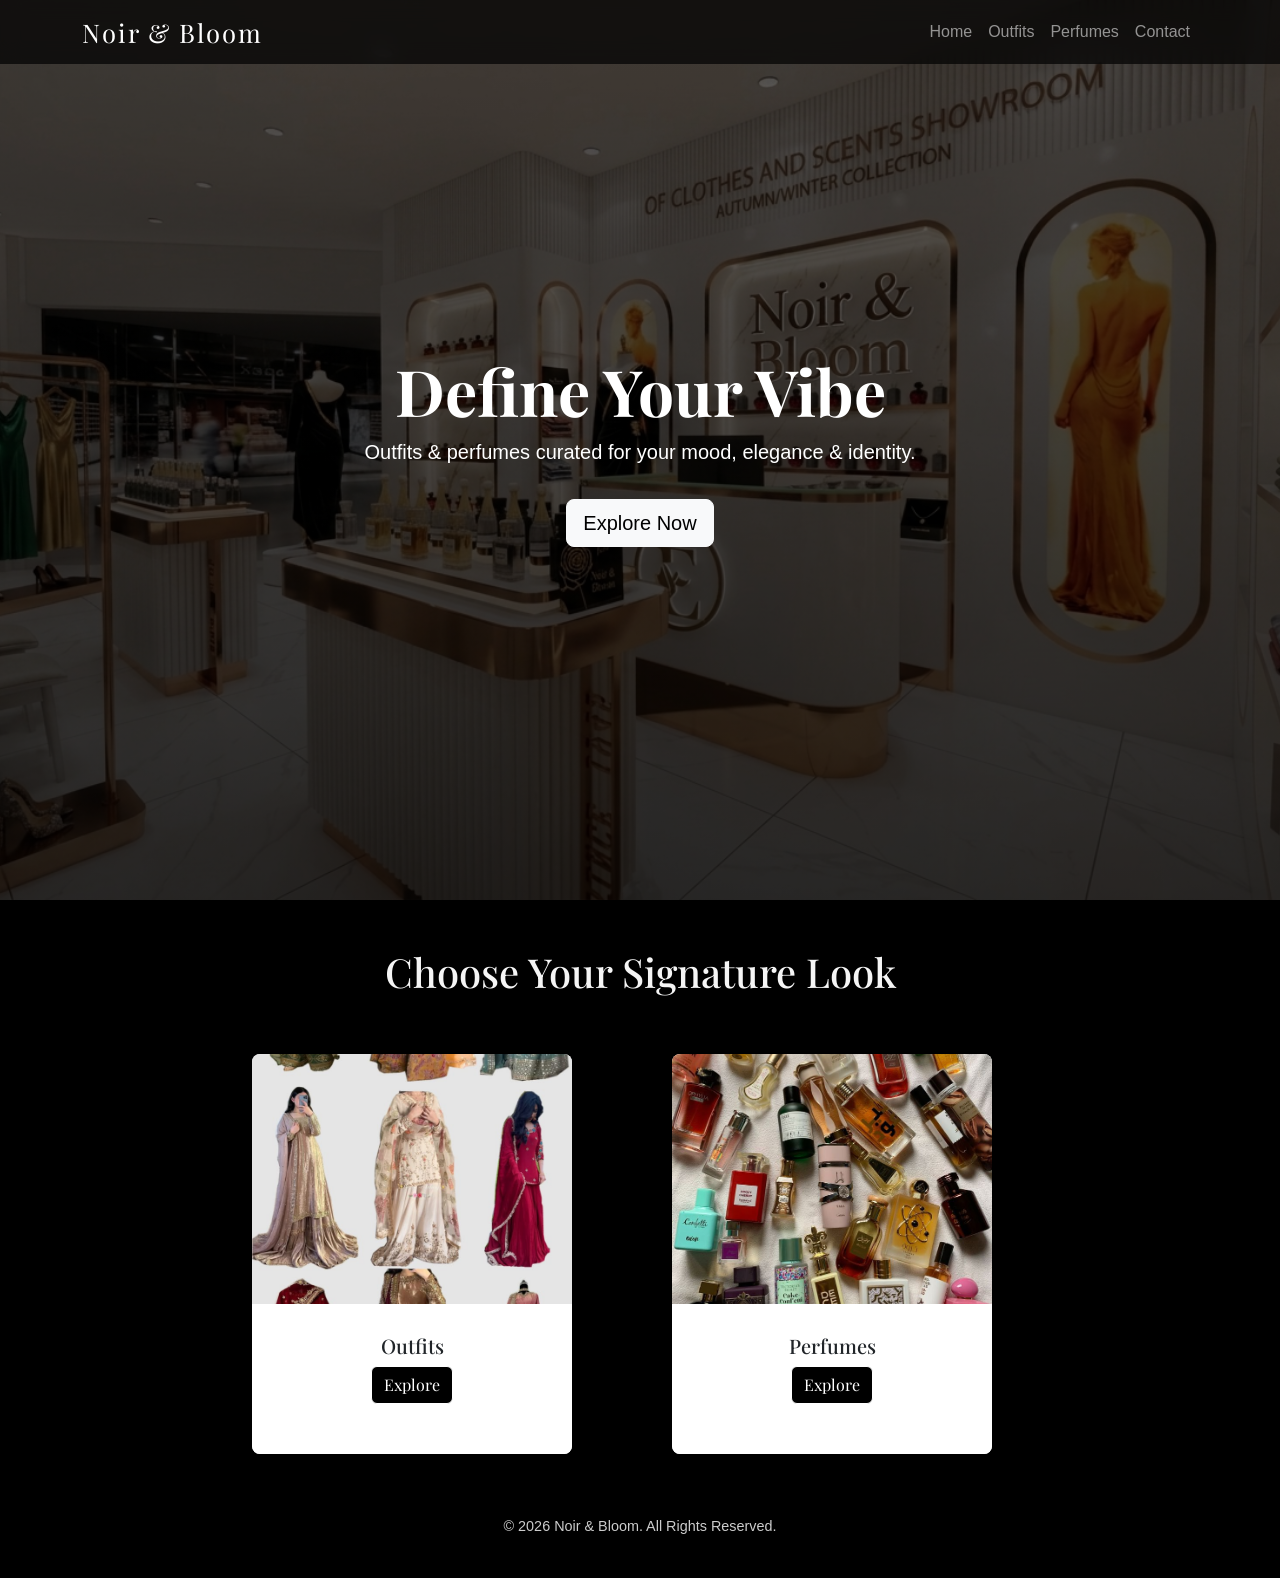
<file: index.html>
<!DOCTYPE html>
<html lang="en">
<head>
<meta charset="UTF-8">
<meta name="viewport" content="width=device-width, initial-scale=1.0">
<title>Noir & Bloom</title>

<!-- Bootstrap -->
<link href="https://cdn.jsdelivr.net/npm/bootstrap@5.3.0/dist/css/bootstrap.min.css" rel="stylesheet">

<!-- Custom CSS -->
<link rel="stylesheet" href="style.css">

<!-- Google Font -->
<link href="https://fonts.googleapis.com/css2?family=Playfair+Display:wght@500;700&family=Inter:wght@300;400;600&display=swap" rel="stylesheet">
</head>

<body>

<!-- Navbar -->
<nav class="navbar navbar-expand-lg navbar-dark fixed-top">
  <div class="container">
    <a class="navbar-brand" href="#">Noir & Bloom</a>
    <button class="navbar-toggler" type="button" data-bs-toggle="collapse" data-bs-target="#navMenu">
      <span class="navbar-toggler-icon"></span>
    </button>

    <div class="collapse navbar-collapse" id="navMenu">
      <ul class="navbar-nav ms-auto">
        <li class="nav-item"><a class="nav-link" href="#">Home</a></li>
        <li class="nav-item"><a class="nav-link" href="outfits.html">Outfits</a></li>
        <li class="nav-item"><a class="nav-link" href="perfumes.html">Perfumes</a></li>
        <li class="nav-item"><a class="nav-link" href="contact.html">Contact</a></li>
      </ul>
    </div>
  </div>
</nav>

<!-- Hero Section -->
<header class="hero d-flex align-items-center text-center">
  <div class="container">
    <h1 class="display-3">Define Your Vibe</h1>
    <p class="lead">Outfits & perfumes curated for your mood, elegance & identity.</p>
    <a href="#vibes" class="btn btn-light btn-lg mt-3">Explore Now</a>
  </div>
</header>

<!-- Vibe Section -->
<section id="vibes" class="py-5">
  <div class="container text-center">
    <h2 class="section-title mb-5">Choose Your Signature Look</h2>

    <div class="row g-4">

      <div class="col-md-4">
        <div class="card vibe-card">
          <img src="images/outfits.jpg" class="card-img-top">
          <div class="card-body">
            <h5>Outfits</h5>
            <a href="outfits.html#casual" class="btn btn-dark">Explore</a>
          </div>
        </div>
      </div>

      <div class="col-md-4">
        <div class="card vibe-card">
          <img src="images/Arabic perfumes__🌸.jpg">
          <div class="card-body">
            <h5>Perfumes</h5>
            <a href="perfumes.html" class="btn btn-dark">Explore</a>
          </div>
        </div>
      </div>

    </div>
  </div>
</section>

<!-- Footer -->
<footer class="footer text-center py-4">
  <p>© 2026 Noir & Bloom. All Rights Reserved.</p>
</footer>

<script src="https://cdn.jsdelivr.net/npm/bootstrap@5.3.0/dist/js/bootstrap.bundle.min.js"></script>
</body>
</html>
</file>
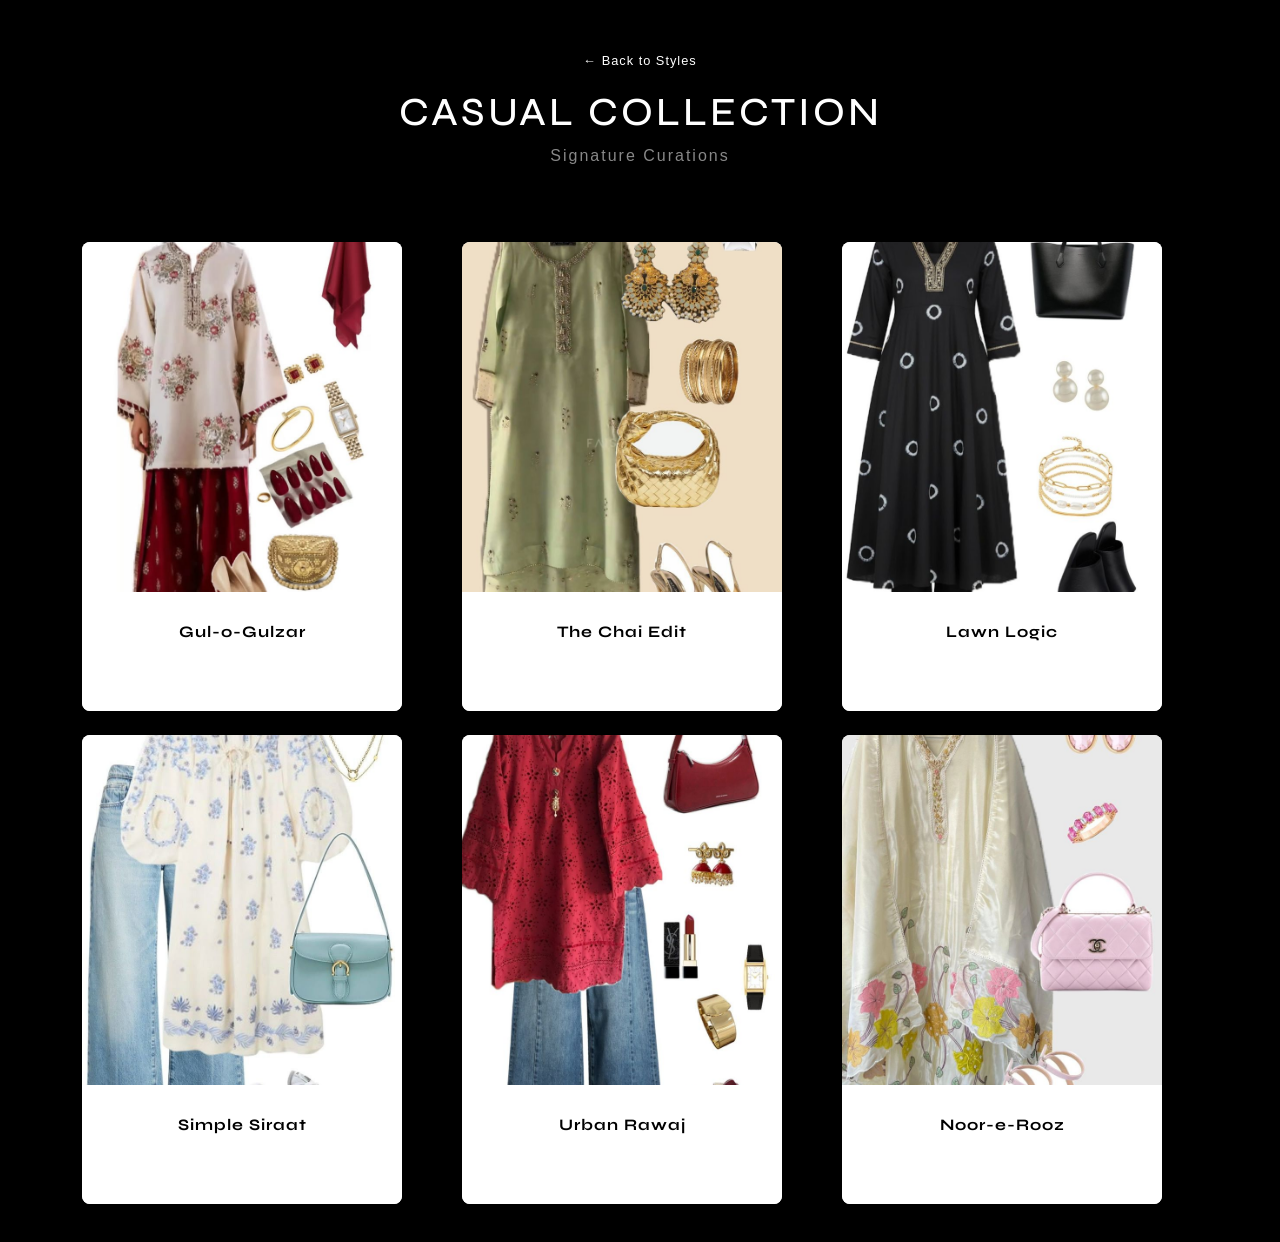
<file: casual.html>
<!DOCTYPE html>
<html lang="en">
<head>
    <meta charset="UTF-8">
    <meta name="viewport" content="width=device-width, initial-scale=1.0">
    <title>Casual Collection | Noir & Bloom</title>
    <link href="https://cdn.jsdelivr.net/npm/bootstrap@5.3.0/dist/css/bootstrap.min.css" rel="stylesheet">
    <link href="https://fonts.googleapis.com/css2?family=Syne:wght@700;800&display=swap" rel="stylesheet">
    <link rel="stylesheet" href="style.css">
</head>
<body>

    <header class="py-5 text-center">
        <a href="index.html" class="back-link">← Back to Styles</a>
        <h1 class="main-title mt-3">Casual Collection</h1>
        <p class="subtitle">Signature Curations</p>
    </header>

    <div class="container pb-5">
        <div class="row g-4">
            
           <div class="col-12 col-md-4">
                <div class="card vibe-card">
                    <div class="image-container">
                        <img src="images/gulzaar.jpg" alt="Look 1">
                    </div>
                    <div class="card-body">
                        <h5 class="card-title">Gul-o-Gulzar</h5>
                    </div>
                </div>
            </div>

           <div class="col-12 col-md-4">
                <div class="card vibe-card">
                    <div class="image-container">
                        <img src="images/embroided long mexi.jpg" alt="Look 2">
                    </div>
                    <div class="card-body">
                        <h5 class="card-title">The Chai Edit</h5>
                    </div>
                </div>
            </div>

            <div class="col-12 col-md-4">
                <div class="card vibe-card">
                    <div class="image-container">
                        <img src="images/lawn.jpeg" alt="Look 3">
                    </div>
                    <div class="card-body">
                        <h5 class="card-title">Lawn Logic</h5>
                    </div>
                </div>
            </div>

           <div class="col-12 col-md-4">
                <div class="card vibe-card">
                    <div class="image-container">
                        <img src="images/seerat.jpg" alt="Look 4">
                    </div>
                    <div class="card-body">
                        <h5 class="card-title">Simple Siraat</h5>
                    </div>
                </div>
            </div>

           <div class="col-12 col-md-4">
                <div class="card vibe-card">
                    <div class="image-container">
                        <img src="images/urban.jpeg" alt="Look 4">
                    </div>
                    <div class="card-body">
                        <h5 class="card-title">Urban Rawaj</h5>
                    </div>
                </div>
            </div>

            <div class="col-12 col-md-4">
                <div class="card vibe-card">
                    <div class="image-container">
                        <img src="images/noor.jpeg" alt="Look 4">
                    </div>
                    <div class="card-body">
                        <h5 class="card-title">Noor-e-Rooz</h5>
                    </div>
                </div>
            </div>

            </div>
    </div>

</body>
</html>
</file>
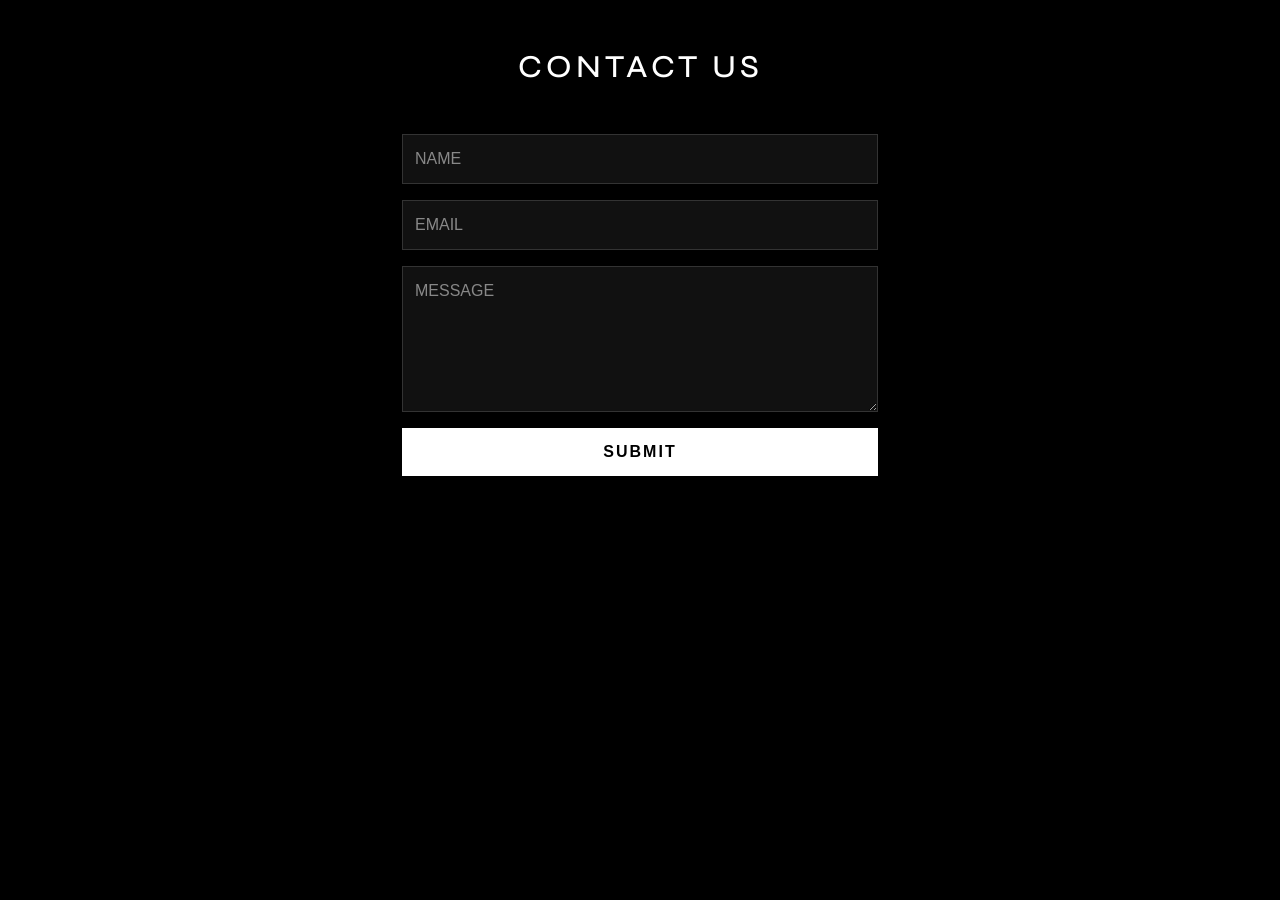
<file: contact.html>
<!DOCTYPE html>
<html lang="en">
<head>
    <meta charset="UTF-8">
    <meta name="viewport" content="width=device-width, initial-scale=1.0">
    <title>Contact | Noir & Bloom</title>
    <link href="https://cdn.jsdelivr.net/npm/bootstrap@5.3.0/dist/css/bootstrap.min.css" rel="stylesheet">
    
    <link href="https://fonts.googleapis.com/css2?family=Syne:wght@800&display=swap" rel="stylesheet">
    
    <link rel="stylesheet" href="style.css">

    <style>
        /* (Optional) Noir & Bloom specific local styles to match your theme */
        body {
            background-color: #000000;
            color: #ffffff;
            font-family: 'Helvetica Neue', Arial, sans-serif;
        }

        .main-title {
            font-family: 'Syne', sans-serif;
            text-transform: uppercase;
            letter-spacing: 4px;
            color: #ffffff;
        }

        /* Customize inputs to look Noir */
        .form-control {
            border-radius: 0;
            padding: 12px;
            background-color: #111111; /* Dark grey input background */
            color: #ffffff;
            border: 1px solid #333333;
        }

        .form-control:focus {
            background-color: #1a1a1a;
            color: white;
            border-color: #ffffff;
            box-shadow: none;
        }

        /* Ensure placeholder is visible */
        .form-control::placeholder {
            color: #888888;
        }

        /* Button Styling */
        .btn-submit {
            background-color: #ffffff;
            color: #000000;
            border: none;
            border-radius: 0;
            letter-spacing: 2px;
            font-weight: 800;
            padding: 12px;
            text-transform: uppercase;
            transition: all 0.3s ease;
        }

        .btn-submit:hover {
            background-color: #cccccc;
            color: #000000;
        }

        /* Styling for the success message to make it pop */
        #successMessage h4 {
            font-family: 'Syne', sans-serif;
            letter-spacing: 2px;
            color: #ffffff;
        }

        #successMessage p {
            color: #bbbbbb; /* Lighter grey for better readability */
        }
    </style>
</head>
<body>

<div class="container my-5" style="max-width: 500px;">
    <h2 class="text-center mb-5 main-title">Contact Us</h2>

    <form id="contactForm" class="mt-4">
        <input type="text" class="form-control mb-3" placeholder="NAME" required>
        <input type="email" class="form-control mb-3" placeholder="EMAIL" required>
        <textarea class="form-control mb-3" rows="5" placeholder="MESSAGE" required></textarea>
        <button type="submit" class="btn btn-submit w-100">SUBMIT</button>
    </form>

    <div id="successMessage" class="text-center mt-5 d-none">
        <h4 class="text-uppercase mb-3">Thank You</h4>
        <p>We will contact you soon.</p>
        <button class="btn btn-outline-light btn-sm mt-4 rounded-0" onclick="location.reload()">Send another message</button>
    </div>
</div>

<script>
    // These lines are mandatory. Check your file for them.
    const form = document.getElementById('contactForm');
    const success = document.getElementById('successMessage');

    // This event listener intercepts the submit action
    form.addEventListener('submit', function(event) {
        
        // 5. THIS IS THE MOST IMPORTANT LINE: Prevents page reload
        event.preventDefault(); 
        
        // 6. This part swaps the form for the message
        form.classList.add('d-none'); // Hide the form (Bootstrap class)
        success.classList.remove('d-none'); // Show the success message (Remove Bootstrap class)
    });
</script>

</body>
</html>
</file>
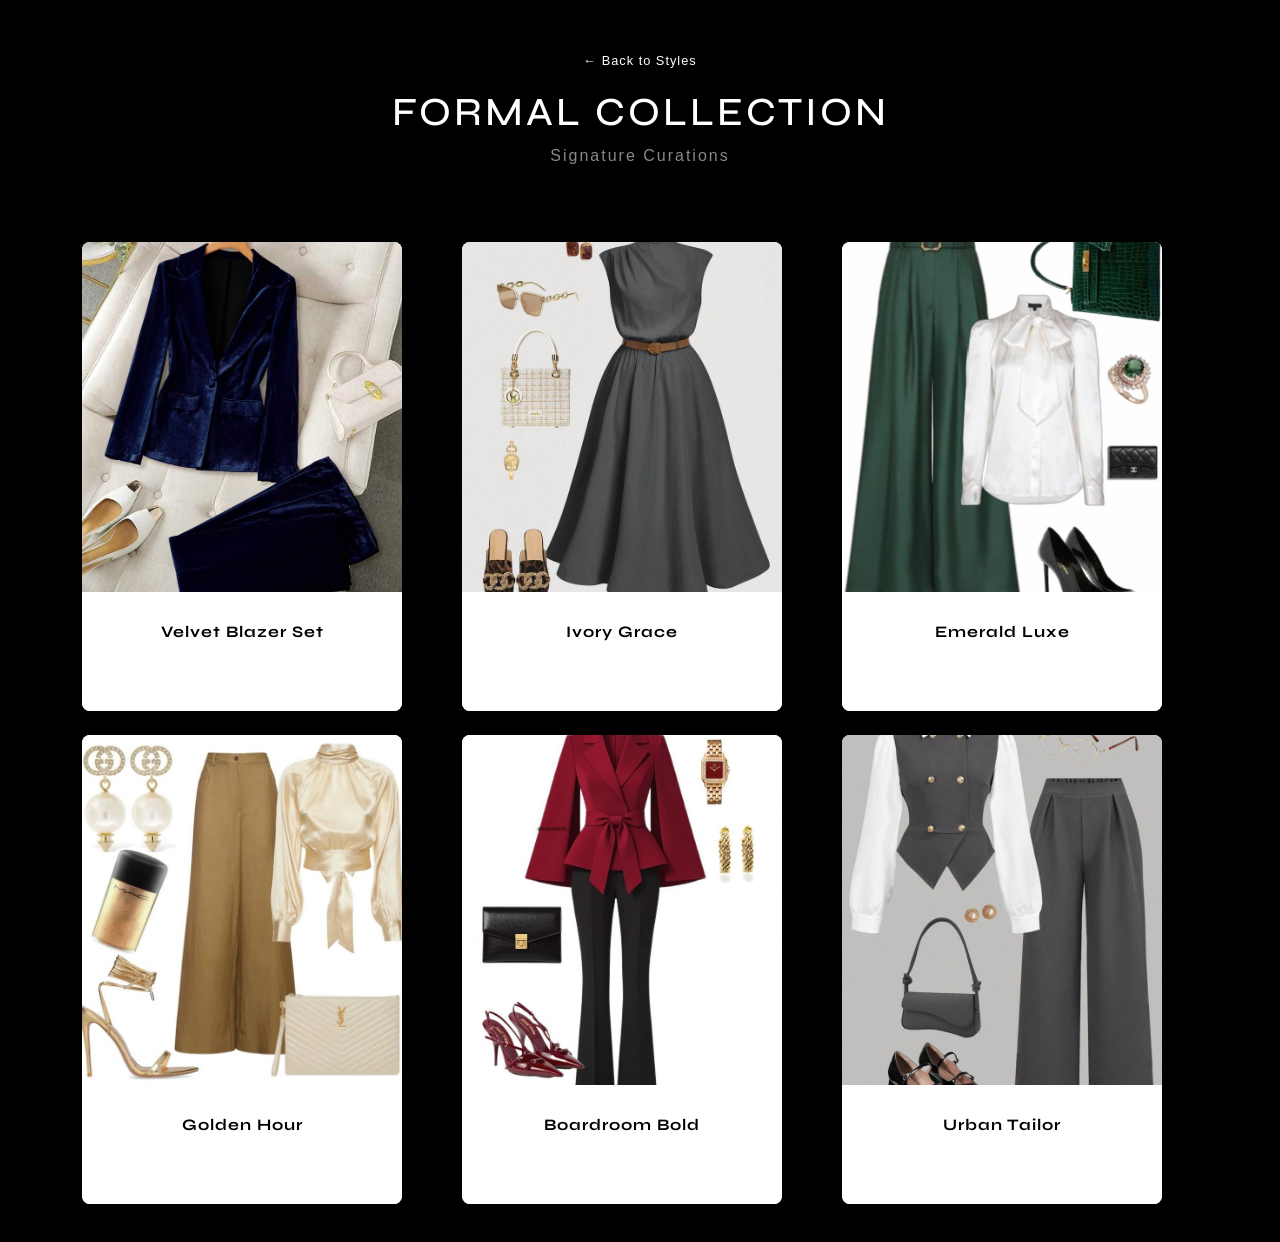
<file: Formal.html>
<!DOCTYPE html>
<html lang="en">
<head>
    <meta charset="UTF-8">
    <meta name="viewport" content="width=device-width, initial-scale=1.0">
    <title>Formal Collection | Noir & Bloom</title>
    <link href="https://cdn.jsdelivr.net/npm/bootstrap@5.3.0/dist/css/bootstrap.min.css" rel="stylesheet">
    <link href="https://fonts.googleapis.com/css2?family=Syne:wght@700;800&display=swap" rel="stylesheet">
    <link rel="stylesheet" href="style.css">
</head>
<body>

    <header class="py-5 text-center">
        <a href="index.html" class="back-link">← Back to Styles</a>
        <h1 class="main-title mt-3">Formal Collection</h1>
        <p class="subtitle">Signature Curations</p>
    </header>

    <div class="container pb-5">
        <div class="row g-4">
            
           <div class="col-12 col-md-4">
                <div class="card vibe-card">
                    <div class="image-container">
                        <img src="images/velvet.jpg" alt="Look 1">
                    </div>
                    <div class="card-body">
                        <h5 class="card-title">Velvet Blazer Set</h5>
                    </div>
                </div>
            </div>

           <div class="col-12 col-md-4">
                <div class="card vibe-card">
                    <div class="image-container">
                        <img src="images/luxe.jpg" alt="Look 2">
                    </div>
                    <div class="card-body">
                        <h5 class="card-title">Ivory Grace</h5>
                    </div>
                </div>
            </div>

            <div class="col-12 col-md-4">
                <div class="card vibe-card">
                    <div class="image-container">
                        <img src="images/emerald.jpg" alt="Look 3">
                    </div>
                    <div class="card-body">
                        <h5 class="card-title">Emerald Luxe</h5>
                    </div>
                </div>
            </div>

           <div class="col-12 col-md-4">
                <div class="card vibe-card">
                    <div class="image-container">
                        <img src="images/golden.jpg" alt="Look 4">
                    </div>
                    <div class="card-body">
                        <h5 class="card-title">Golden Hour</h5>
                    </div>
                </div>
            </div>

           <div class="col-12 col-md-4">
                <div class="card vibe-card">
                    <div class="image-container">
                        <img src="images/bold.jpg" alt="Look 4">
                    </div>
                    <div class="card-body">
                        <h5 class="card-title">Boardroom Bold</h5>
                    </div>
                </div>
            </div>

            <div class="col-12 col-md-4">
                <div class="card vibe-card">
                    <div class="image-container">
                        <img src="images/urban.jpg" alt="Look 4">
                    </div>
                    <div class="card-body">
                        <h5 class="card-title">Urban Tailor</h5>
                    </div>
                </div>
            </div>

            </div>
    </div>

</body>
</html>
</file>
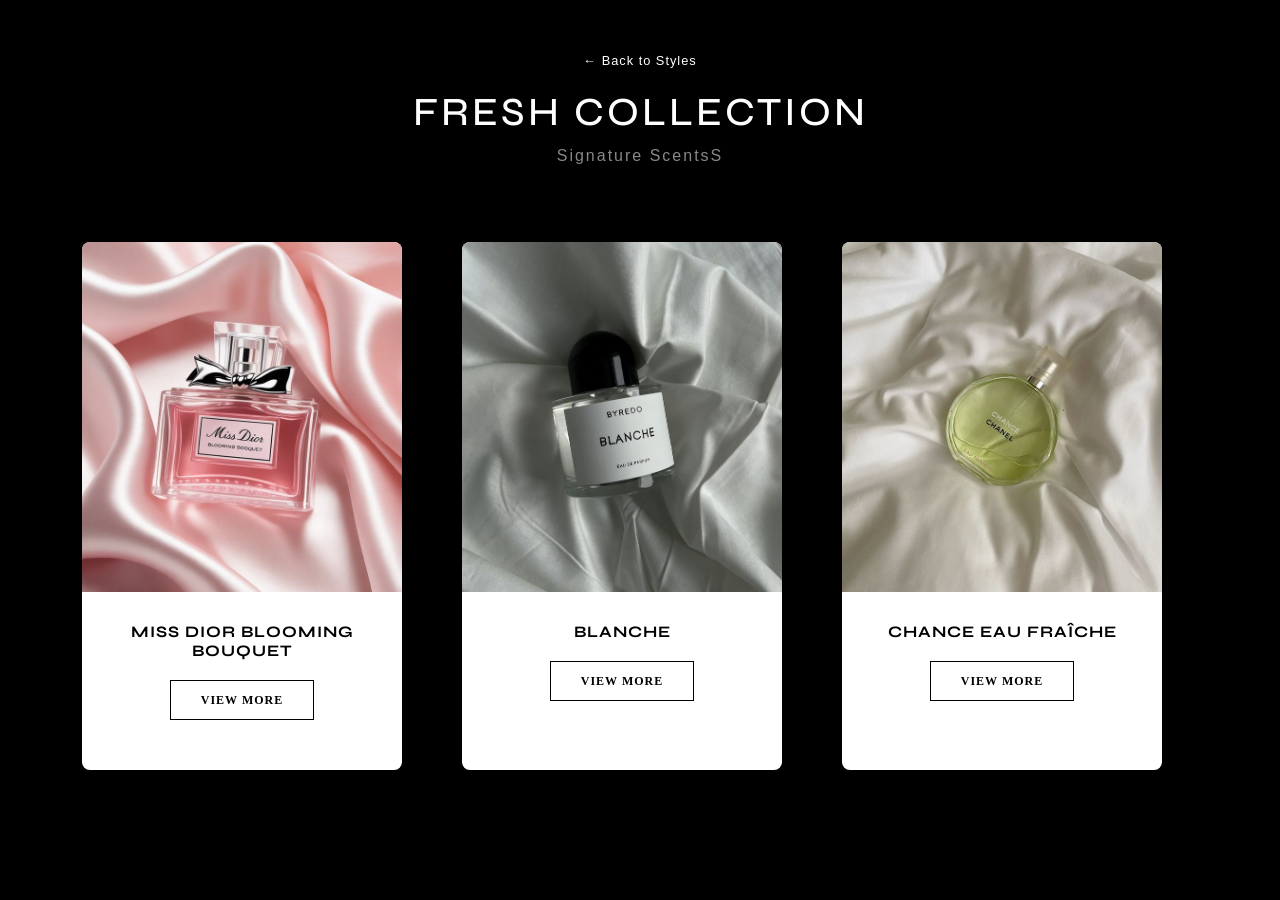
<file: fresh.html>
<!DOCTYPE html>
<html lang="en">
<head>
    <meta charset="UTF-8">
    <meta name="viewport" content="width=device-width, initial-scale=1.0">
    <title>Fresh Collection | Noir & Bloom</title>
    
    <link href="https://cdn.jsdelivr.net/npm/bootstrap@5.3.0/dist/css/bootstrap.min.css" rel="stylesheet">
    <link href="https://fonts.googleapis.com/css2?family=Syne:wght@700;800&display=swap" rel="stylesheet">
    <link rel="stylesheet" href="style.css">
</head>
<body>

    <header class="py-5 text-center">
        <a href="index.html" class="back-link">← Back to Styles</a>
        <h1 class="main-title mt-3">Fresh Collection</h1>
        <p class="subtitle">Signature ScentsS</p>
    </header>

    <div class="container pb-5">
        <div class="row g-4">
            
            <div class="col-12 col-md-4">
                <div class="vibe-card">
                    <div class="image-container">
                        <img src="images/miss.jpg" alt="Miss Dior">
                    </div>
                    <div class="card-content">
                        <h5 class="card-title">MISS DIOR BLOOMING BOUQUET</h5>
                        <button class="btn-view" data-bs-toggle="modal" data-bs-target="#modal1">VIEW MORE</button>
                    </div>
                </div>
            </div>

            <div class="col-12 col-md-4">
                <div class="vibe-card">
                    <div class="image-container">
                        <img src="images/blanche.jpg" alt="Blanche">
                    </div>
                    <div class="card-content">
                        <h5 class="card-title">BLANCHE</h5>
                        <button class="btn-view" data-bs-toggle="modal" data-bs-target="#modal2">VIEW MORE</button>
                    </div>
                </div>
            </div>

            <div class="col-12 col-md-4">
                <div class="vibe-card">
                    <div class="image-container">
                        <img src="images/chance.jpg" alt="Chance">
                    </div>
                    <div class="card-content">
                        <h5 class="card-title">CHANCE EAU FRAÎCHE</h5>
                        <button class="btn-view" data-bs-toggle="modal" data-bs-target="#modal3">VIEW MORE</button>
                    </div>
                </div>
            </div>

        </div>
    </div>

    <div class="modal fade" id="modal1" tabindex="-1" aria-hidden="true">
        <div class="modal-dialog modal-dialog-centered modal-lg">
            <div class="modal-content p-4">
                <div class="modal-header border-0"><button type="button" class="btn-close" data-bs-dismiss="modal"></button></div>
                <div class="modal-body">
                    <div class="row align-items-center">
                        <div class="col-md-5 text-center">
                            <img src="images/miss.jpg" class="img-fluid mb-3" style="max-height: 350px;">
                        </div>
                        <div class="col-md-7 text-white">
                            <h2 class="main-title mb-1">Miss Dior</h2>
                            <p class="text-muted small text-uppercase mb-4">Blooming Bouquet</p>
                            <p>A sparkling floral composition fashioned like a dress embroidered with a thousand flowers.</p>
                            <a href="https://malak.com.pk/products/miss-dior-edp" rel="noreferrer" target="_blank" class="btn-shop">SHOP ORIGINAL PRODUCT</a>
                            <div class="rec-box">
                                <h6>Similar Options</h6>
                                <p class="rec-text">Try: <strong>Chloé Eau de Parfum</strong></p>
                            </div>
                        </div>
                    </div>
                </div>
            </div>
        </div>
    </div>

    <div class="modal fade" id="modal2" tabindex="-1" aria-hidden="true">
        <div class="modal-dialog modal-dialog-centered modal-lg">
            <div class="modal-content p-4">
                <div class="modal-header border-0"><button type="button" class="btn-close" data-bs-dismiss="modal"></button></div>
                <div class="modal-body">
                    <div class="row align-items-center">
                        <div class="col-md-5 text-center">
                            <img src="images/blanche.jpg" class="img-fluid mb-3" style="max-height: 350px;">
                        </div>
                        <div class="col-md-7 text-white">
                            <h2 class="main-title mb-1">Blanche</h2>
                            <p class="text-muted small text-uppercase mb-4">Byredo</p>
                            <p>An exploration of texture and fabric. Clean, crisp, and pure.</p>
                            <a href="https://theperfumeclub.pk/products/byredo-blanche-100ml?srsltid=AfmBOoqiuZA5e05Mo_m7yipsmSD655ugR9GA_BKCRDsKgF1IIsc06oUb" target="_blank" class="btn-shop">SHOP ORIGINAL PRODUCT</a>
                            <div class="rec-box">
                                <h6>Similar Options</h6>
                                <p class="rec-text">Try: <strong>Replica Lazy Sunday Morning</strong></p>
                            </div>
                        </div>
                    </div>
                </div>
            </div>
        </div>
    </div>

    <div class="modal fade" id="modal3" tabindex="-1" aria-hidden="true">
        <div class="modal-dialog modal-dialog-centered modal-lg">
            <div class="modal-content p-4">
                <div class="modal-header border-0"><button type="button" class="btn-close" data-bs-dismiss="modal"></button></div>
                <div class="modal-body">
                    <div class="row align-items-center">
                        <div class="col-md-5 text-center">
                            <img src="images/chance.jpg" class="img-fluid mb-3" style="max-height: 350px;">
                        </div>
                        <div class="col-md-7 text-white">
                            <h2 class="main-title mb-1">Chance</h2>
                            <p class="text-muted small text-uppercase mb-4">Eau Fraîche</p>
                            <p>A zesty, floral fragrance. The energy of Citron and the softness of Jasmine.</p>
                            <a href="https://alfatah.pk/products/chanel-chance-eau-fraiche?srsltid=AfmBOoqynQb9AkcIrp8BTl2_EscIbtUWh_wHO_iUROHRT12aezoF7xen" target="_blank" class="btn-shop">SHOP ORIGINAL PRODUCT</a>
                            <div class="rec-box">
                                <h6>Similar Options</h6>
                                <p class="rec-text">Try: <strong>Versace Dylan Turquoise</strong></p>
                            </div>
                        </div>
                    </div>
                </div>
            </div>
        </div>
    </div>

    <script src="https://cdn.jsdelivr.net/npm/bootstrap@5.3.0/dist/js/bootstrap.bundle.min.js"></script>

</body>
</html>
</file>
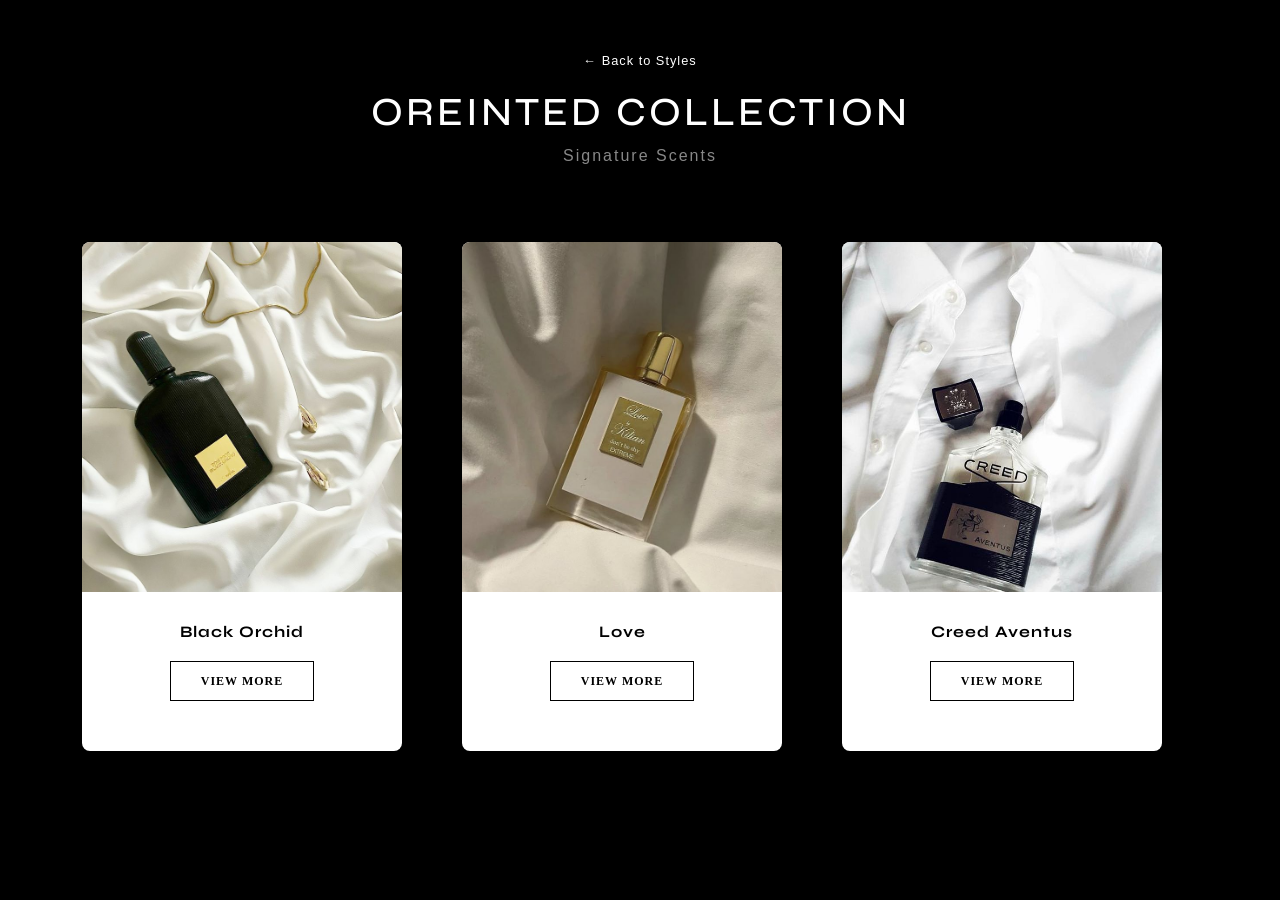
<file: oriented.html>
<!DOCTYPE html>
<html lang="en">
<head>
    <meta charset="UTF-8">
    <meta name="viewport" content="width=device-width, initial-scale=1.0">
    <title>Oreinted Collection | Noir & Bloom</title>
    
    <link href="https://cdn.jsdelivr.net/npm/bootstrap@5.3.0/dist/css/bootstrap.min.css" rel="stylesheet">
    <link href="https://fonts.googleapis.com/css2?family=Syne:wght@700;800&display=swap" rel="stylesheet">
    <link rel="stylesheet" href="style.css">
</head>
<body>

    <header class="py-5 text-center">
        <a href="index.html" class="back-link">← Back to Styles</a>
        <h1 class="main-title mt-3">Oreinted Collection</h1>
        <p class="subtitle">Signature Scents</p>
    </header>

    <div class="container pb-5">
        <div class="row g-4">
            
            <div class="col-12 col-md-4">
                <div class="vibe-card">
                    <div class="image-container">
                        <img src="images/Black Orchid.jpg" alt="Black Orchid">
                    </div>
                    <div class="card-content">
                        <h5 class="card-title">Black Orchid</h5>
                        <button class="btn-view" data-bs-toggle="modal" data-bs-target="#modal1">VIEW MORE</button>
                    </div>
                </div>
            </div>

            <div class="col-12 col-md-4">
                <div class="vibe-card">
                    <div class="image-container">
                        <img src="images/love.jpg" alt="Love">
                    </div>
                    <div class="card-content">
                        <h5 class="card-title">Love</h5>
                        <button class="btn-view" data-bs-toggle="modal" data-bs-target="#modal2">VIEW MORE</button>
                    </div>
                </div>
            </div>

            <div class="col-12 col-md-4">
                <div class="vibe-card">
                    <div class="image-container">
                        <img src="images/Creed Aventus (1).jpg" alt="Chance">
                    </div>
                    <div class="card-content">
                        <h5 class="card-title">Creed Aventus</h5>
                        <button class="btn-view" data-bs-toggle="modal" data-bs-target="#modal3">VIEW MORE</button>
                    </div>
                </div>
            </div>

        </div>
    </div>

    <div class="modal fade" id="modal1" tabindex="-1" aria-hidden="true">
        <div class="modal-dialog modal-dialog-centered modal-lg">
            <div class="modal-content p-4">
                <div class="modal-header border-0"><button type="button" class="btn-close" data-bs-dismiss="modal"></button></div>
                <div class="modal-body">
                    <div class="row align-items-center">
                        <div class="col-md-5 text-center">
                            <img src="images/Black Orchid.jpg" class="img-fluid mb-3" style="max-height: 350px;">
                        </div>
                        <div class="col-md-7 text-white">
                            <h2 class="main-title mb-1">Black Orchid</h2>
                            <p class="text-muted small text-uppercase mb-4">Blooming Bouquet</p>
                            <p>Tom Ford Black Orchid (launched 2006) is a luxurious, iconic Oriental Floral fragrance for women and men, known for its deep, dark, and spicy scent profile.</p>
                            <a href="https://www.tomfordbeauty.com/products/black-orchid-eau-de-parfum" rel="noreferrer" target="_blank" class="btn-shop">SHOP ORIGINAL PRODUCT</a>
                            <div class="rec-box">
                                <h6>Similar Options</h6>
                                <p class="rec-text">Try: <strong>Soleil Blanc</strong></p>
                            </div>
                        </div>
                    </div>
                </div>
            </div>
        </div>
    </div>

    <div class="modal fade" id="modal2" tabindex="-1" aria-hidden="true">
        <div class="modal-dialog modal-dialog-centered modal-lg">
            <div class="modal-content p-4">
                <div class="modal-header border-0"><button type="button" class="btn-close" data-bs-dismiss="modal"></button></div>
                <div class="modal-body">
                    <div class="row align-items-center">
                        <div class="col-md-5 text-center">
                            <img src="images/love.jpg" class="img-fluid mb-3" style="max-height: 350px;">
                        </div>
                        <div class="col-md-7 text-white">
                            <h2 class="main-title mb-1">Love</h2>
                            <p class="text-muted small text-uppercase mb-4">Byredo</p>
                            <p>An iconic, intoxicatingly sweet gourmand scent of marshmallow and orange blossom</p>
                            <a href="https://www.bykilian.com/product/19797/50771/perfume/love-dont-be-shy/the-narcotics#/sku/122490" target="_blank" class="btn-shop">SHOP ORIGINAL PRODUCT</a>
                            <div class="rec-box">
                                <h6>Similar Options</h6>
                                <p class="rec-text">Try: <strong>Good Girl Gone Bad</strong></p>
                            </div>
                        </div>
                    </div>
                </div>
            </div>
        </div>
    </div>

    <div class="modal fade" id="modal3" tabindex="-1" aria-hidden="true">
        <div class="modal-dialog modal-dialog-centered modal-lg">
            <div class="modal-content p-4">
                <div class="modal-header border-0"><button type="button" class="btn-close" data-bs-dismiss="modal"></button></div>
                <div class="modal-body">
                    <div class="row align-items-center">
                        <div class="col-md-5 text-center">
                            <img src="images/Creed Aventus (1).jpg" class="img-fluid mb-3" style="max-height: 350px;">
                        </div>
                        <div class="col-md-7 text-white">
                            <h2 class="main-title mb-1">Creed Aventus</h2>
                            <p class="text-muted small text-uppercase mb-4">Eau Fraîche</p>
                            <p> is a renowned, high-end niche fruity-chypre fragrance , celebrated for its iconic pineapple, birch, and musk scent profile.</p>
                            <a href="https://creedboutique.com/products/aventus?srsltid=AfmBOorcpbN9SfcgYoa3syDBJZfof3SMnskkY5Lia870-hBMQ5Y4WpX_" target="_blank" class="btn-shop">SHOP ORIGINAL PRODUCT</a>
                            <div class="rec-box">
                                <h6>Similar Options</h6>
                                <p class="rec-text">Try: <strong>Green Irish Tweed</strong></p>
                            </div>
                        </div>
                    </div>
                </div>
            </div>
        </div>
    </div>

    <script src="https://cdn.jsdelivr.net/npm/bootstrap@5.3.0/dist/js/bootstrap.bundle.min.js"></script>

</body>
</html>
</file>
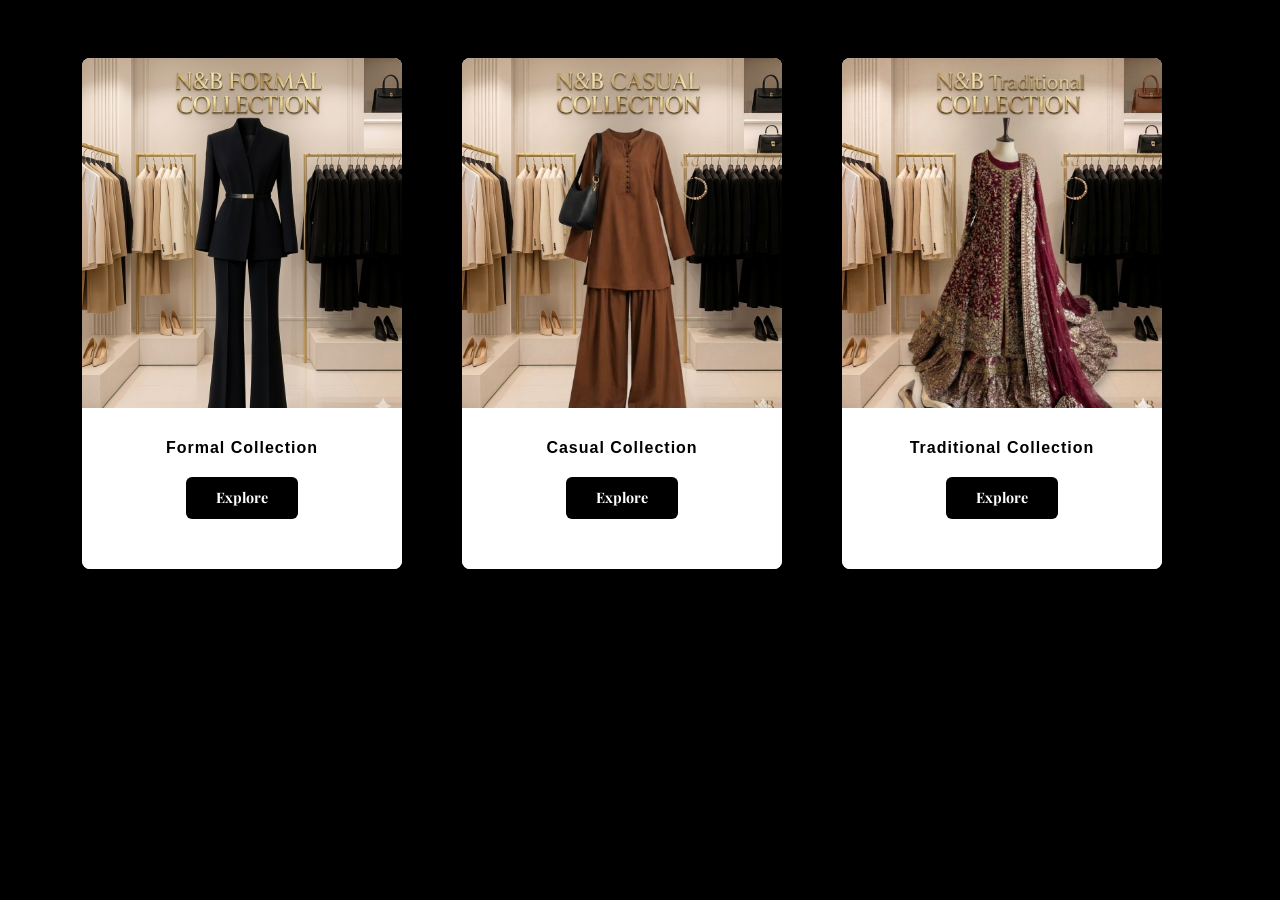
<file: outfits.html>
<!DOCTYPE html>
<html lang="en">
<head>
    <meta charset="UTF-8">
    <meta name="viewport" content="width=device-width, initial-scale=1.0">
    <title>Outfit Recommandations</title>
    <link href="https://cdn.jsdelivr.net/npm/bootstrap@5.3.0/dist/css/bootstrap.min.css" rel="stylesheet">
    <link rel="stylesheet" href="style.css">
   <link href="https://fonts.googleapis.com/css2?family=Playfair+Display:wght@500;700&family=Inter:wght@300;400;600&display=swap" rel="stylesheet">
</head>
</head>
<body>

    <div class="container py-5">
<div class="row g-4 justify-content-center">
            <div class="col-md-4">
                <div class="card vibe-card">
                    <div class="image-container">
                        <img src="images/Formal.png" alt="Formal Looks">
                    </div>
                    <div class="card-body">
                        <h5 class="card-title">Formal Collection</h5>
                        <a href="Formal.html" class="btn-explore">Explore</a>
                    </div>
                </div>
            </div>
            
            <div class="col-md-4">
                <div class="card vibe-card">
                    <div class="image-container">
                        <img src="images/casual.png" alt="Casual Looks">
                    </div>
                    <div class="card-body">
                        <h5 class="card-title">Casual Collection</h5>
                        <a href="casual.html" class="btn-explore">Explore</a>
                    </div>
                </div>
            </div>

            <div class="col-md-4">
                <div class="card vibe-card">
                    <div class="image-container">
                        <img src="images/traditional.png" alt="Traditional Looks">
                    </div>
                    <div class="card-body">
                        <h5 class="card-title">Traditional Collection</h5>
                        <a href="tradition.html" class="btn-explore">Explore</a>
                    </div>
                </div>
            </div>
        </div>
    </div>

</body>
</html>
</file>
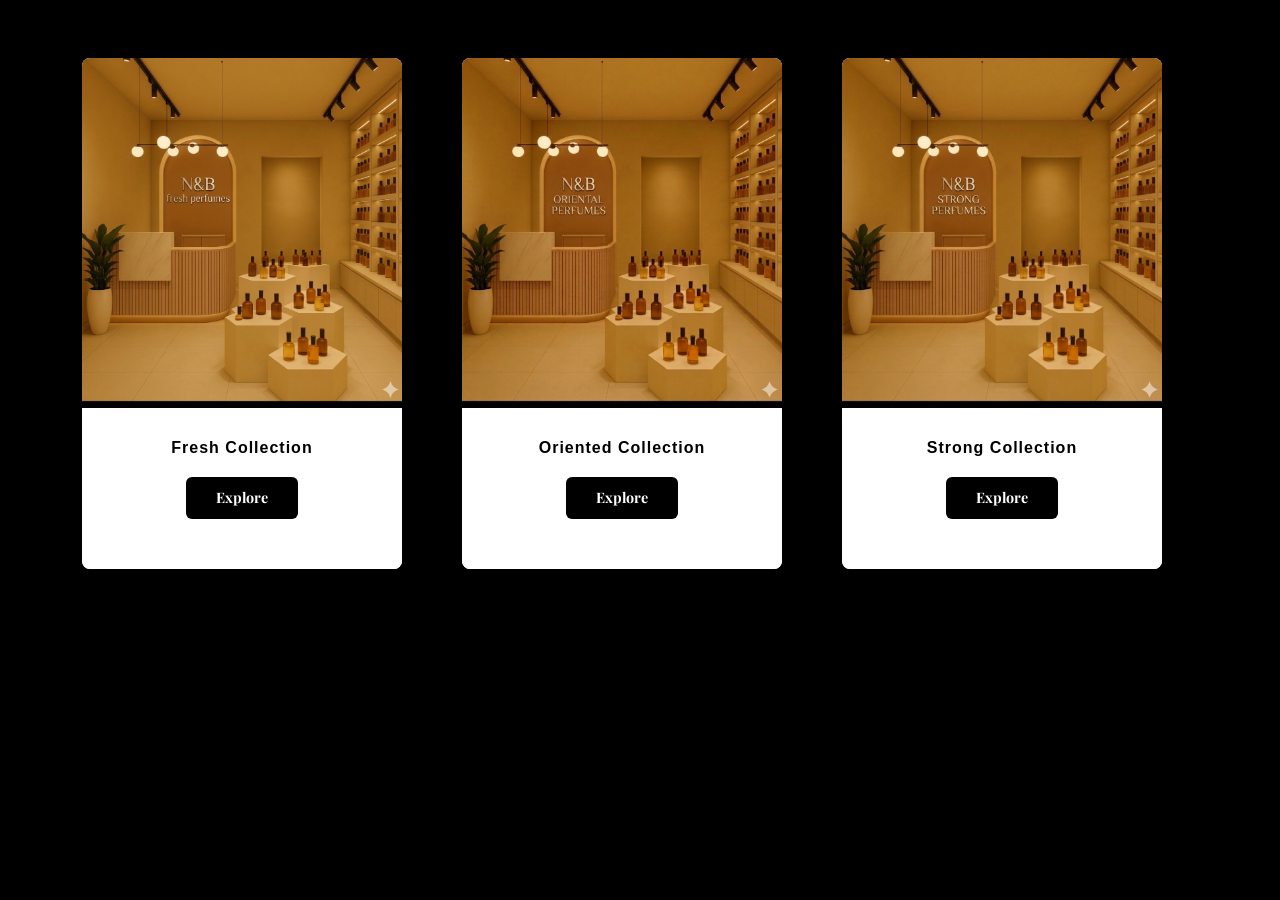
<file: perfumes.html>
<!DOCTYPE html>
<html lang="en">
<head>
    <meta charset="UTF-8">
    <meta name="viewport" content="width=device-width, initial-scale=1.0">
    <title>Perfume Recommandations</title>
    <link href="https://cdn.jsdelivr.net/npm/bootstrap@5.3.0/dist/css/bootstrap.min.css" rel="stylesheet">
    <link rel="stylesheet" href="style.css">
   <link href="https://fonts.googleapis.com/css2?family=Playfair+Display:wght@500;700&family=Inter:wght@300;400;600&display=swap" rel="stylesheet">
</head>
</head>
<body>

    <div class="container py-5">
<div class="row g-4 justify-content-center">
            <div class="col-md-4">
                <div class="card vibe-card">
                    <div class="image-container">
                        <img src="images/fresh.png" alt="Formal Looks">
                    </div>
                    <div class="card-body">
                        <h5 class="card-title">Fresh Collection</h5>
                        <a href="fresh.html" class="btn-explore">Explore</a>
                    </div>
                </div>
            </div>
            
            <div class="col-md-4">
                <div class="card vibe-card">
                    <div class="image-container">
                        <img src="images/OREINTES.png" alt="Casual Looks">
                    </div>
                    <div class="card-body">
                        <h5 class="card-title">Oriented Collection</h5>
                        <a href="oriented.html" class="btn-explore">Explore</a>
                    </div>
                </div>
            </div>

            <div class="col-md-4">
                <div class="card vibe-card">
                    <div class="image-container">
                        <img src="images/STRONG.png" alt="Traditional Looks">
                    </div>
                    <div class="card-body">
                        <h5 class="card-title">Strong Collection</h5>
                        <a href="strong.html" class="btn-explore">Explore</a>
                    </div>
                </div>
            </div>
        </div>
    </div>

</body>
</html>
</file>
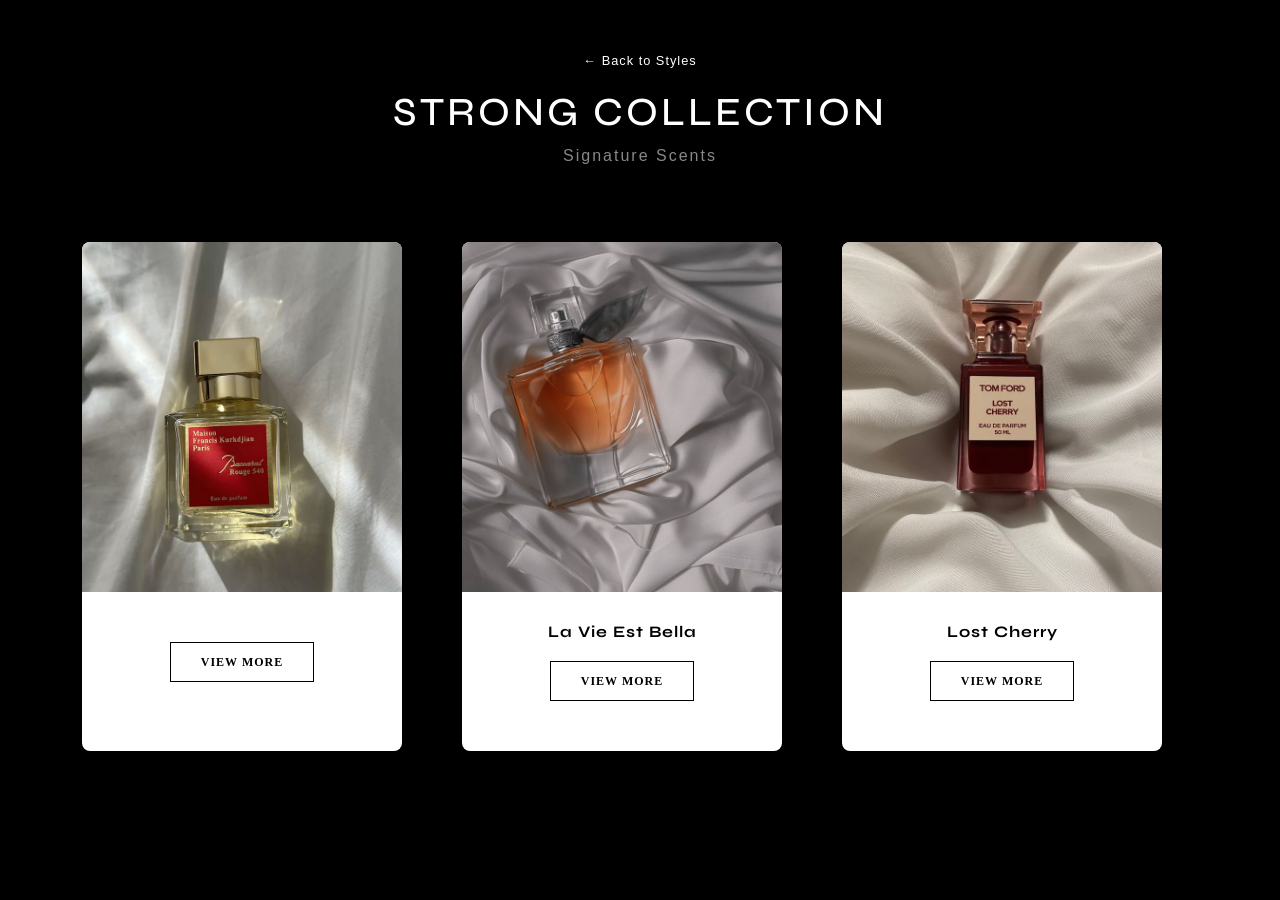
<file: strong.html>
<!DOCTYPE html>
<html lang="en">
<head>
    <meta charset="UTF-8">
    <meta name="viewport" content="width=device-width, initial-scale=1.0">
    <title>Strong Collection | Noir & Bloom</title>
    
    <link href="https://cdn.jsdelivr.net/npm/bootstrap@5.3.0/dist/css/bootstrap.min.css" rel="stylesheet">
    <link href="https://fonts.googleapis.com/css2?family=Syne:wght@700;800&display=swap" rel="stylesheet">
    <link rel="stylesheet" href="style.css">
</head>
<body>

    <header class="py-5 text-center">
        <a href="index.html" class="back-link">← Back to Styles</a>
        <h1 class="main-title mt-3">Strong Collection</h1>
        <p class="subtitle">Signature Scents</p>
    </header>

    <div class="container pb-5">
        <div class="row g-4">
            
            <div class="col-12 col-md-4">
                <div class="vibe-card">
                    <div class="image-container">
                        <img src="images/back.jpg" alt="Baccarat
Rouge 540">
                    </div>
                    <div class="card-content">
                        <h5 class="card-title"></h5>
                        <button class="btn-view" data-bs-toggle="modal" data-bs-target="#modal1">VIEW MORE</button>
                    </div>
                </div>
            </div>

            <div class="col-12 col-md-4">
                <div class="vibe-card">
                    <div class="image-container">
                        <img src="images/La Vie Est Belle _.jpg" alt="La Vie Est Bella">
                    </div>
                    <div class="card-content">
                        <h5 class="card-title">La Vie Est Bella</h5>
                        <button class="btn-view" data-bs-toggle="modal" data-bs-target="#modal2">VIEW MORE</button>
                    </div>
                </div>
            </div>

            <div class="col-12 col-md-4">
                <div class="vibe-card">
                    <div class="image-container">
                        <img src="images/lost cherry.jpg" alt="Lost Cherry">
                    </div>
                    <div class="card-content">
                        <h5 class="card-title">Lost Cherry</h5>
                        <button class="btn-view" data-bs-toggle="modal" data-bs-target="#modal3">VIEW MORE</button>
                    </div>
                </div>
            </div>

        </div>
    </div>

    <div class="modal fade" id="modal1" tabindex="-1" aria-hidden="true">
        <div class="modal-dialog modal-dialog-centered modal-lg">
            <div class="modal-content p-4">
                <div class="modal-header border-0"><button type="button" class="btn-close" data-bs-dismiss="modal"></button></div>
                <div class="modal-body">
                    <div class="row align-items-center">
                        <div class="col-md-5 text-center">
                            <img src="images/back.jpg" class="img-fluid mb-3" style="max-height: 350px;">
                        </div>
                        <div class="col-md-7 text-white">
                            <h2 class="main-title mb-1">Baccarat Rouge 540</h2>
                            <p class="text-muted small text-uppercase mb-4">Baccarat Rouge 540</p>
                            <p>A luxurious, unisex amber-floral fragrance by Maison Francis Kurkdjian known for its long-lasting scent of saffron, jasmine, and woody amber notes.</p>
                            <a href="https://www.franciskurkdjian.com/int-en/p/baccarat-rouge-540-eau-de-parfum-RA12232.html" rel="noreferrer" target="_blank" class="btn-shop">SHOP ORIGINAL PRODUCT</a>
                            <div class="rec-box">
                                <h6>Similar Options</h6>
                                <p class="rec-text">Try: <strong>Soleil </strong></p>
                            </div>
                        </div>
                    </div>
                </div>
            </div>
        </div>
    </div>

    <div class="modal fade" id="modal2" tabindex="-1" aria-hidden="true">
        <div class="modal-dialog modal-dialog-centered modal-lg">
            <div class="modal-content p-4">
                <div class="modal-header border-0"><button type="button" class="btn-close" data-bs-dismiss="modal"></button></div>
                <div class="modal-body">
                    <div class="row align-items-center">
                        <div class="col-md-5 text-center">
                            <img src="images/La Vie Est Belle _.jpg" class="img-fluid mb-3" style="max-height: 350px;">
                        </div>
                        <div class="col-md-7 text-white">
                            <h2 class="main-title mb-1">La Vie Est Bella</h2>
                            <p class="text-muted small text-uppercase mb-4">La Vie Est Bella</p>
                            <p>La Vie Est Belle by Lancôme is a popular 2012 floral-fruity-gourmand fragrance for women, featuring key notes of iris, blackcurrant, pear, jasmine, and praline. Representing "life is beautiful," the scent is celebrated for its long-lasting, sweet, and feminine aroma, often in a refillable "crystal smile" bottle.</p>
                            <a href="https://www.lancome-usa.com/fragrance/fragrance-by-collection/la-vie-est-belle/la-vie-est-belle-eau-de-parfum/100606.html?srsltid=AfmBOooBwOsNjUttzfmtNF1rpjxgElz8QlSBWCY9Fzz-bzUGkQ8yl0uF" target="_blank" class="btn-shop">SHOP ORIGINAL PRODUCT</a>
                            <div class="rec-box">
                                <h6>Similar Options</h6>
                                <p class="rec-text">Try: <strong>Trésor Eau de Parfum</strong></p>
                            </div>
                        </div>
                    </div>
                </div>
            </div>
        </div>
    </div>

    <div class="modal fade" id="modal3" tabindex="-1" aria-hidden="true">
        <div class="modal-dialog modal-dialog-centered modal-lg">
            <div class="modal-content p-4">
                <div class="modal-header border-0"><button type="button" class="btn-close" data-bs-dismiss="modal"></button></div>
                <div class="modal-body">
                    <div class="row align-items-center">
                        <div class="col-md-5 text-center">
                            <img src="images/lost cherry.jpg" class="img-fluid mb-3" style="max-height: 350px;">
                        </div>
                        <div class="col-md-7 text-white">
                            <h2 class="main-title mb-1">Lost Cherry</h2>
                            <p class="text-muted small text-uppercase mb-4">Eau Fraîche</p>
                            <p> is a renowned, high-end niche fruity-chypre fragrance , celebrated for its iconic pineapple, birch, and musk scent profile.</p>
                            <a href="https://www.tomfordbeauty.com/products/lost-cherry-eau-de-parfum" target="_blank" class="btn-shop">SHOP ORIGINAL PRODUCT</a>
                            <div class="rec-box">
                                <h6>Similar Options</h6>
                                <p class="rec-text">Try: <strong>Tobacco Vanille Eau de Parfum</strong></p>
                            </div>
                        </div>
                    </div>
                </div>
            </div>
        </div>
    </div>

    <script src="https://cdn.jsdelivr.net/npm/bootstrap@5.3.0/dist/js/bootstrap.bundle.min.js"></script>

</body>
</html>
</file>
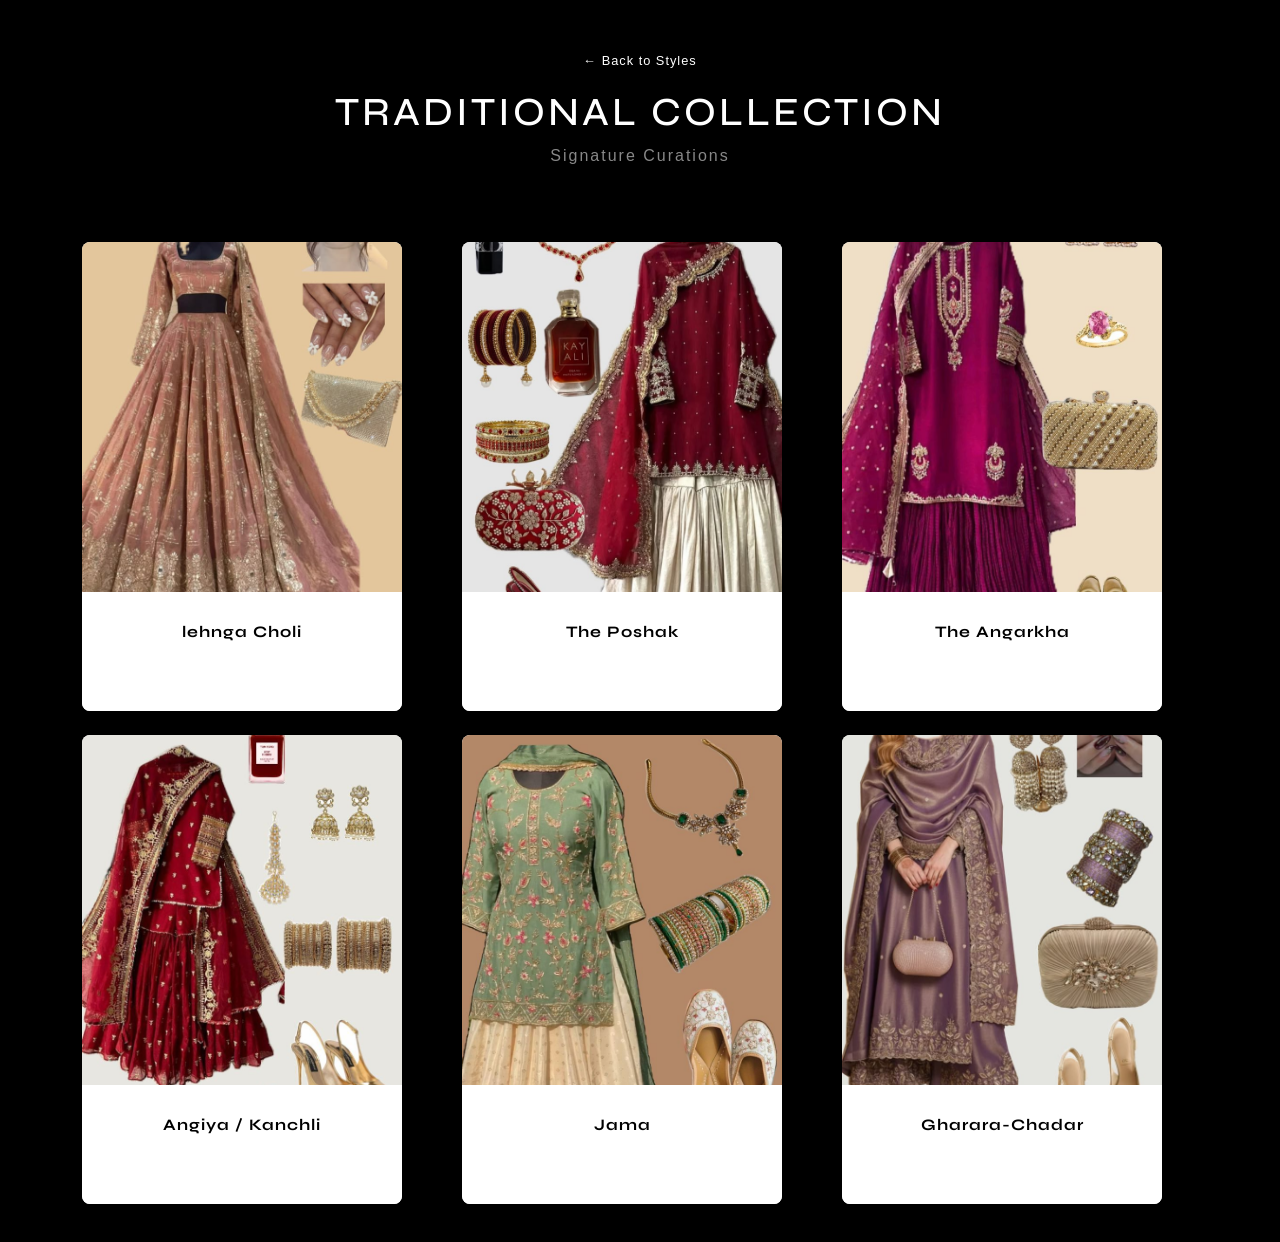
<file: tradition.html>
<!DOCTYPE html>
<html lang="en">
<head>
    <meta charset="UTF-8">
    <meta name="viewport" content="width=device-width, initial-scale=1.0">
    <title>Traditional Collection | Noir & Bloom</title>
    <link href="https://cdn.jsdelivr.net/npm/bootstrap@5.3.0/dist/css/bootstrap.min.css" rel="stylesheet">
    <link href="https://fonts.googleapis.com/css2?family=Syne:wght@700;800&display=swap" rel="stylesheet">
    <link rel="stylesheet" href="style.css">
</head>
<body>

    <header class="py-5 text-center">
        <a href="index.html" class="back-link">← Back to Styles</a>
        <h1 class="main-title mt-3">Traditional  Collection</h1>
        <p class="subtitle">Signature Curations</p>
    </header>

    <div class="container pb-5">
        <div class="row g-4">
            
           <div class="col-12 col-md-4">
                <div class="card vibe-card">
                    <div class="image-container">
                        <img src="images/choli.jpg" alt="Look 1">
                    </div>
                    <div class="card-body">
                        <h5 class="card-title">lehnga Choli</h5>
                    </div>
                </div>
            </div>

           <div class="col-12 col-md-4">
                <div class="card vibe-card">
                    <div class="image-container">
                        <img src="images/poshak.jpg" alt="Look 2">
                    </div>
                    <div class="card-body">
                        <h5 class="card-title">The Poshak</h5>
                    </div>
                </div>
            </div>

            <div class="col-12 col-md-4">
                <div class="card vibe-card">
                    <div class="image-container">
                        <img src="images/anghakra.jpg" alt="Look 3">
                    </div>
                    <div class="card-body">
                        <h5 class="card-title">The Angarkha</h5>
                    </div>
                </div>
            </div>

           <div class="col-12 col-md-4">
                <div class="card vibe-card">
                    <div class="image-container">
                        <img src="images/gharara.jpg" alt="Look 4">
                    </div>
                    <div class="card-body">
                        <h5 class="card-title">Angiya / Kanchli</h5>
                    </div>
                </div>
            </div>

           <div class="col-12 col-md-4">
                <div class="card vibe-card">
                    <div class="image-container">
                        <img src="images/jama.jpg" alt="Look 4">
                    </div>
                    <div class="card-body">
                        <h5 class="card-title">Jama</h5>
                    </div>
                </div>
            </div>

            <div class="col-12 col-md-4">
                <div class="card vibe-card">
                    <div class="image-container">
                        <img src="images/Eid inspo.jpg" alt="Look 5">
                    </div>
                    <div class="card-body">
                        <h5 class="card-title">Gharara-Chadar</h5>
                    </div>
                </div>
            </div>

            </div>
    </div>

</body>
</html>
</file>
<file: style.css>
/* Global */
body {
    font-family: 'Inter', sans-serif;
    background-color: #0d0d0d;
    color: #fff;
    overflow-x: hidden;
}

/* Navbar */
.navbar {
    background: rgba(0,0,0,0.7);
    backdrop-filter: blur(10px);
}

.navbar-brand {
    font-family: 'Playfair Display', serif;
    font-size: 1.6rem;
    letter-spacing: 2px;
}

/* Hero */
.hero {
    height: 100vh;
    background: linear-gradient(rgba(0,0,0,0.6), rgba(0,0,0,0.8)),
                url('images/showroom.png');
    background-size: cover;
    background-position: center;
}

.hero h1 {
    font-family: 'Playfair Display', serif;
    font-weight: 700;
}

/* Section Title */
.section-title {
    font-family: 'Playfair Display', serif;
    font-size: 2.5rem;
    color: #f5f5f5;
}

/* Vibe Cards */
/* Vibe cards spacing fix */
#vibes .row {
    display: flex;
    justify-content: center;
    gap: 40px;   /* 👈 controls space between cards */
    flex-wrap: wrap;
}

/* Card width control for balance */
.vibe-card {
    font-family: 'Franklin Gothic Medium', 'Arial Narrow', Arial, sans-serif;
    width: 320px;
    margin: 10px 0;
}

.vibe-card img {
    height: 250px;
    object-fit: cover;
}

.vibe-card:hover {
    transform: translateY(-12px);
    transition: 0.3s ease;
}

/* Buttons */
.btn-dark {
    background: #000;
    border: 1px solid #fff;
}

/* Footer */
.footer {
    background: #000;
    font-size: 0.9rem;
    opacity: 0.8;
}

/*Outfit */
/* General Page Setup */
body {
    background-color: #0c0c0c; /* Deep black background */
    color: #ffffff;
    font-family: 'Segoe UI', Tahoma, Geneva, Verdana, sans-serif;
    margin: 0;
    padding: 0;
}

/* Card Container */
.vibe-card {
  font-family: 'Playfair Display', serif;
    background-color: #ffffff;
    border: none;
    border-radius: 8px;
    overflow: hidden;
    height: 100%;
    display: flex;
    flex-direction: column;
}

/* Image Handling */
.image-container {
    width: 100%;
    height: 350px; /* Adjust height to match your photo style */
    overflow: hidden;
}

.image-container img {
    width: 100%;
    height: 100%;
    object-fit: cover; /* Ensures images don't stretch */
}

/* Card Content Area */
.vibe-card .card-body {
    padding: 30px 20px;
    text-align: center;
    background-color: #ffffff;
}

.card-title {
    color: #000000;
    font-weight: 700;
    font-size: 1.4rem;
    margin-bottom: 20px;
}

/* The Black "Explore" Button */
.btn-explore {
    display: inline-block;
    background-color: #000000;
    color: #ffffff;
    padding: 10px 30px;
    text-decoration: none;
    font-weight: bold;
    border-radius: 6px;
    font-size: 0.9rem;
    transition: background 0.3s ease;
}

.btn-explore:hover {
    background-color: #333333;
    color: #ffffff;
}
/* Dark Noir Theme */
body {
    background-color: #000000;
    color: #ffffff;
    font-family: 'Helvetica Neue', Arial, sans-serif;
}

.main-title {
    font-family: 'Syne', sans-serif;
    letter-spacing: 3px;
    text-transform: uppercase;
}

.subtitle {
    color: #888;
    letter-spacing: 2px;
}

.back-link {
    color: #fff !important;
    text-decoration: none;
    font-size: 0.8rem;
    letter-spacing: 1px;
}

/* Card Styling to match image */
.vibe-card {
    background-color: #ffffff; /* White bottom area as seen in mockup */
    overflow: hidden;
    transition: transform 0.3s ease;
}

.image-container img {
    width: 100%;
    height: 350px;
    object-fit: cover;
    display: block;
}

.card-content {
    padding: 30px 20px;
    text-align: center;
}

.card-title {
    color: #000; /* Black text on the white card area */
    font-family: 'Syne', sans-serif;
    font-size: 1rem;
    margin-bottom: 20px;
    letter-spacing: 1px;
}

/* Buttons */
.btn-view {
    background: transparent;
    border: 1px solid #000;
    color: #000;
    padding: 10px 30px;
    font-size: 0.75rem;
    font-weight: 800;
    letter-spacing: 1px;
    transition: 0.3s;
}

.btn-view:hover {
    background: #000;
    color: #fff;
}

.btn-shop {
    display: block;
    background-color: #ffffff;
    color: #000000;
    text-align: center;
    text-decoration: none;
    padding: 15px;
    font-weight: 800;
    font-size: 0.8rem;
    letter-spacing: 1px;
}

/* Modal Styling */
.modal-content {
    background-color: #0a0a0a;
    border: 1px solid #333;
    border-radius: 0;
}

.modal-header .btn-close {
    filter: invert(1);
}

/* Ensure the box and text are clearly visible */
.rec-box {
    background: #111111; /* Slightly lighter than pure black */
    padding: 15px;
    border-left: 3px solid #ffffff; /* The white accent line */
    margin-top: 20px;
}

/* Force white color for the header */
.rec-box h6 {
    color: #ffffff !important;
    letter-spacing: 1px;
}

/* Override the dark 'text-muted' inside the recommendation box */
.rec-box .text-muted {
    color: #bbbbbb !important; /* Light gray for readability */
    font-size: 0.85rem;
}

/* If the perfume name is inside a <strong> tag */
.rec-box strong {
    color: #ffffff !important;
    font-weight: 700;
}
</file>
